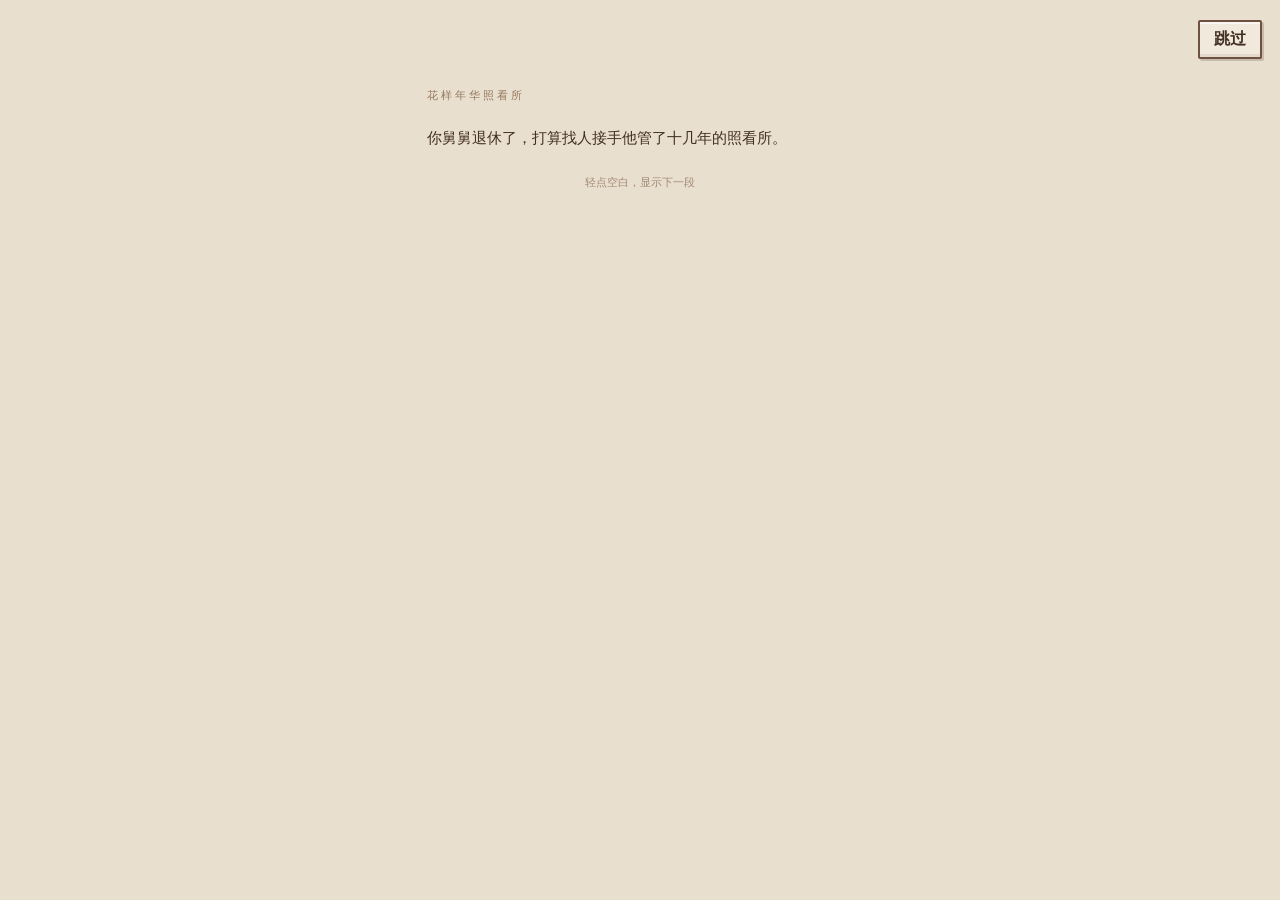
<file: index.html>
<!doctype html><html lang="zh-CN"><head><meta charset="utf-8"><meta name="viewport" content="width=device-width,initial-scale=1,viewport-fit=cover"><meta name="theme-color" content="#eee5d8"><meta name="description" content="花样年华照看所：像素布置、日常活动与七位住民。"><title>花样年华照看所</title><link rel="stylesheet" href="style.css?v=20261031-income18"></head><body>
<div id="app"><header class="top"><h1>花样年华照看所</h1><button id="settings" aria-label="设置">⚙</button></header><section class="hud"><button id="level-button">等级 <b id="level">1</b><span class="xp"><i id="xp"></i></span></button><button id="ledger-button"><span class="coin">◆</span> <b id="balance">3,200</b></button></section><main><section id="home" class="page"><div id="map-wrap"><canvas id="map" aria-label="医院地图"></canvas><span class="floor-badge">一楼</span><button id="daylight" class="map-button">☀ 白天</button><div class="floor-controls"><button class="active" data-floor="1">1F</button><button data-floor="2">2F</button><button data-floor="3">3F</button></div><button id="overview" class="map-button">▣<br><small>总览</small></button><button id="decorate" class="map-button red">▤ 布置</button><div id="selection" hidden></div><button id="cancel-person" hidden>取消选中 ×</button><div id="furniture-tools" hidden></div><button id="gift-marker" hidden aria-label="打开办公室的礼物">🎁</button><div id="loading">正在打开照看所…</div><div id="tutorial" hidden><span id="tutorial-text"></span><button id="skip-tutorial">跳过</button></div></div><div class="map-hint" id="map-hint">双指缩放 · 拖动画面</div><section id="inventory-dock" hidden></section></section><section id="other" class="page" hidden></section></main><nav class="bottom" aria-label="主导航"><button data-page="home" class="active"><span data-icon="home"></span><b>医院</b></button><button data-page="residents"><span data-icon="person"></span><b>住民</b></button><button data-page="activities"><span data-icon="plan"></span><b>安排</b></button><button data-page="shop"><span data-icon="sofa"></span><b>商城</b></button><button data-page="messages"><span data-icon="mail"></span><i id="unread"></i><b>消息</b></button></nav></div>
<div id="modal" hidden><section class="modal-card"><header><h2 id="modal-title"></h2><button id="close-modal" aria-label="关闭">×</button></header><div id="modal-body"></div></section></div><div id="intro" hidden><button id="skip-intro">跳过</button><div class="intro-body"><small>花样年华照看所</small><div id="intro-text"></div><button id="enter" class="red" hidden>接手照看所 →</button><p class="tap-hint">轻点空白，显示下一段</p></div></div><div id="toast" role="status" hidden></div><script src="engine.js?v=20261031-income18"></script><script src="world-v2.js?v=20261031-income18"></script><script src="world-v3.js?v=20261031-income18"></script><script src="world-v4.js?v=20261031-income18"></script><script src="world-v5.js?v=20261031-income18"></script><script src="world-v6.js?v=20261031-income18"></script><script src="floors-v6.js?v=20261031-income18"></script><script src="world-v7.js?v=20261031-income18"></script><script src="world-v8.js?v=20261031-income18"></script><script src="world-v9.js?v=20261031-income18"></script>
<script src="world-v10.js?v=20261031-income18"></script>
<script src="world-v11.js?v=20261031-income18"></script>
<script src="world-v12.js?v=20261031-income18"></script>
<script src="world-v14.js?v=20261031-income18"></script>
<script src="app.js?v=20261031-income18"></script><script src="ui-v2.js?v=20261031-income18"></script><script src="ui-v3.js?v=20261031-income18"></script><script src="ui-v4.js?v=20261031-income18"></script><script src="ui-v6.js?v=20261031-income18"></script><script src="floors-ui-v6.js?v=20261031-income18"></script><script src="records-v6.js?v=20261031-income18"></script><script src="ui-v7.js?v=20261031-income18"></script><script src="ui-v8.js?v=20261031-income18"></script><script src="ui-v9.js?v=20261031-income18"></script>
<script src="ui-v10.js?v=20261031-income18"></script>
<script src="ui-v11.js?v=20261031-income18"></script>
<script src="ui-v12.js?v=20261031-income18"></script>
<script src="ui-v13.js?v=20261031-income18"></script>
<script src="ui-v14.js?v=20261031-income18"></script>
</body></html>
</file>
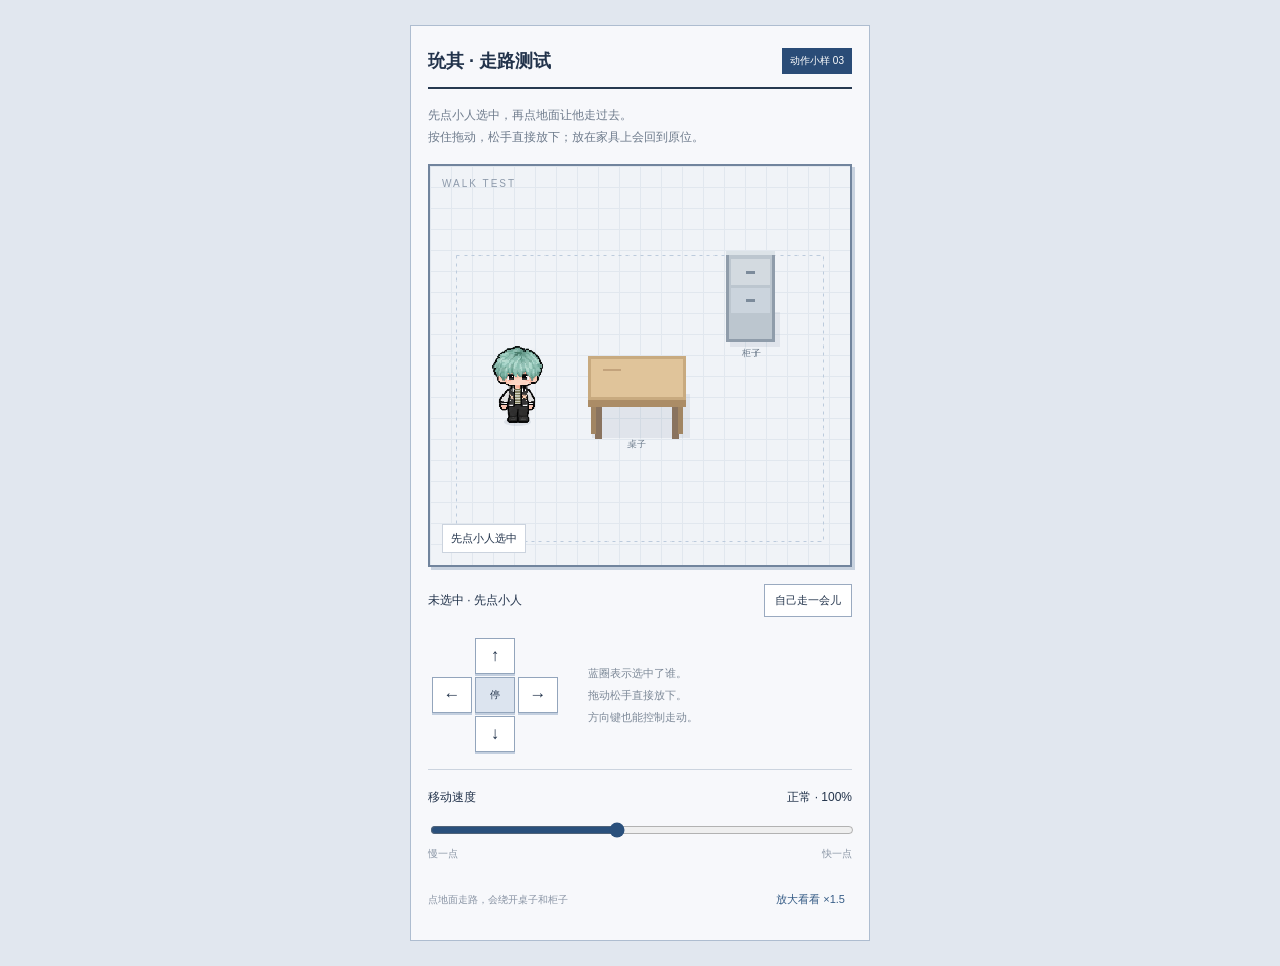
<file: walk/index.html>
<!doctype html><html lang="zh-CN"><head><meta charset="utf-8"><meta name="viewport" content="width=device-width,initial-scale=1"><meta name="theme-color" content="#f4f6fa"><title>玧其 · 走路测试</title><style>
*{box-sizing:border-box}body{margin:0;background:#e1e7ef;color:#22334b;font-family:-apple-system,BlinkMacSystemFont,'PingFang SC',sans-serif}button,input{font:inherit;color:inherit}button{cursor:pointer;touch-action:manipulation;-webkit-tap-highlight-color:transparent}main{max-width:460px;margin:auto;background:#f7f8fb;min-height:100dvh;padding:22px 17px 26px}header{display:flex;align-items:center;justify-content:space-between;border-bottom:2px solid #263950;padding-bottom:13px}h1{font-size:18px;margin:0;font-weight:650}header span{font-size:10px;background:#2a4c77;color:white;padding:6px 8px}.intro{font-size:12px;color:#6e7b8c;line-height:1.8;margin:16px 0}.stage{position:relative;border:2px solid #71849d;background:#f0f3f6;box-shadow:3px 3px #c8d2df;overflow:hidden}canvas{width:100%;display:block;image-rendering:pixelated;touch-action:none}.stage-label{position:absolute;top:12px;left:12px;font-size:10px;letter-spacing:2px;color:#8d9aab;pointer-events:none}#state{position:absolute;bottom:12px;left:12px;background:#fff;padding:6px 8px;font-size:11px;border:1px solid #cbd3de;pointer-events:none}.under{display:flex;align-items:center;justify-content:space-between;margin:17px 0 11px}.under strong{font-size:12px;font-weight:500}#auto{background:#fff;border:1px solid #9aaac0;padding:8px 10px;font-size:11px}#auto.on{background:#294f7c;color:#fff;border-color:#294f7c}.control-area{display:flex;align-items:center;gap:30px;padding:10px 4px 17px;border-bottom:1px solid #ccd4df}.dpad{display:grid;grid-template-columns:repeat(3,40px);grid-template-rows:repeat(3,36px);gap:3px}.dpad button{background:#fff;border:1px solid #93a5bc;box-shadow:0 2px #c3cfdf;font-size:17px;touch-action:none;user-select:none}.dpad button.pressed{background:#2b527e;color:white;box-shadow:none;transform:translateY(2px)}.dpad [data-dir=up]{grid-column:2}.dpad [data-dir=left]{grid-row:2;grid-column:1}.dpad [data-dir=right]{grid-row:2;grid-column:3}.dpad [data-dir=down]{grid-row:3;grid-column:2}.dpad #stop{grid-row:2;grid-column:2;font-size:10px;background:#dce4ef}.control-copy{font-size:11px;color:#7d8998;line-height:2;margin:0}.settings{margin-top:19px}.slider-head{display:flex;justify-content:space-between;font-size:12px;margin-bottom:12px}input[type=range]{width:100%;accent-color:#2a507c;height:20px;cursor:pointer}.range-labels{display:flex;justify-content:space-between;font-size:10px;color:#8793a3;margin-top:3px}.bottom{display:flex;justify-content:space-between;align-items:center;margin-top:24px;font-size:10px;color:#8994a4}.bottom button{background:none;border:0;color:#365c86;font-size:11px;padding:7px}#error{color:#a34343;font-size:12px}button:focus-visible{outline:2px solid #315b8e;outline-offset:3px}@media(min-width:600px){main{margin:25px auto;border:1px solid #aebdd0;min-height:0}}@media(max-width:350px){.control-area{gap:15px}main{padding:15px 12px}}
</style></head><body><main><header><h1>玧其 · 走路测试</h1><span>动作小样 03</span></header><p class="intro">先点小人选中，再点地面让他走过去。<br>按住拖动，松手直接放下；放在家具上会回到原位。</p><section class="stage"><canvas id="field" width="400" height="380" aria-label="走路测试场地，先点玧其选中再点地面，也可以拖动指定目标"></canvas><div class="stage-label">WALK TEST</div><div id="state" role="status">正在加载小人…</div></section><p id="error" hidden></p><div class="under"><strong id="selection">未选中</strong><button id="auto">自己走一会儿</button></div><div class="control-area"><div class="dpad" aria-label="方向控制"><button data-dir="up" aria-label="向后走">↑</button><button data-dir="left" aria-label="向左走">←</button><button id="stop" aria-label="停止">停</button><button data-dir="right" aria-label="向右走">→</button><button data-dir="down" aria-label="向前走">↓</button></div><p class="control-copy">蓝圈表示选中了谁。<br>拖动松手直接放下。<br>方向键也能控制走动。</p></div><div class="settings"><div class="slider-head"><label for="speed">移动速度</label><span id="speed-value">正常 · 100%</span></div><input id="speed" type="range" min="65" max="145" value="100" step="5"><div class="range-labels"><span>慢一点</span><span>快一点</span></div></div><div class="bottom"><span>点地面走路，会绕开桌子和柜子</span><button id="size">放大看看 ×1.5</button></div></main><script src="walk.js"></script></body></html>
</file>
<file: style.css>
*{box-sizing:border-box}:root{--paper:#f1e9dc;--ink:#3c2b23;--line:#6e5140;--red:#a54032;--muted:#89786b}html,body{margin:0;height:100%;background:#29251f;color:var(--ink);font-family:"PingFang SC","Microsoft YaHei",sans-serif;-webkit-tap-highlight-color:transparent}button,input,select{font:inherit;color:inherit}button{cursor:pointer;background:var(--paper);border:2px solid var(--line);border-radius:2px;box-shadow:inset 0 2px #fff9,inset 0 -3px #9a786328,2px 2px #35261e30;font-weight:700;touch-action:manipulation}button:active{filter:brightness(.94)}button:disabled{opacity:.45}button:focus-visible{outline:3px solid #ecb455;outline-offset:2px}.red,button.active{background:var(--red);color:#fff6df;border-color:#663629;box-shadow:inset 0 2px #eab29d70,inset 0 -3px #67281d50,2px 2px #35261e40}[hidden]{display:none!important}#app{max-width:560px;margin:auto;height:100dvh;display:flex;flex-direction:column;background:var(--paper);overflow:hidden;border-inline:3px solid var(--line)}.top{display:flex;align-items:center;justify-content:space-between;padding:9px 14px 8px;border-top:4px solid var(--line);border-bottom:3px solid var(--line);background:linear-gradient(110deg,#f7f0e5,#e9ddcd)}h1{margin:0;font-size:28px;letter-spacing:2px;font-weight:950;text-shadow:1px 1px #fff}.top button{width:42px;height:39px;font-size:25px}.hud{display:flex;border-bottom:4px solid var(--line);height:45px;flex-shrink:0}.hud button{border:0;border-radius:0;box-shadow:none;padding:8px 12px;display:flex;align-items:center;gap:9px;font-size:16px;white-space:nowrap}.hud button:first-child{width:61%;border-right:2px solid #b6a08d}.hud button:last-child{flex:1;justify-content:center;font-size:20px}.coin{color:#f5b92d;text-shadow:2px 0 #8f5829,-1px 0 #8f5829,0 2px #8f5829;font-size:26px}.xp{height:11px;background:#c5b8a9;box-shadow:0 0 0 2px #947c67;flex:1;max-width:145px}.xp i{display:block;height:100%;background:#81bd75;width:0;transition:width .4s}main{min-height:0;flex:1;position:relative;overflow:hidden}.page{height:100%}#home{display:flex;flex-direction:column}#map-wrap{position:relative;flex:1;min-height:150px;overflow:hidden;background:#c5c99b}#map{width:100%;height:100%;display:block;touch-action:none;image-rendering:pixelated}.map-button,.floor-badge,.floor-controls{position:absolute;z-index:2}.map-button{padding:8px 10px;font-size:16px}.floor-badge{top:10px;left:10px;padding:8px 14px;background:var(--red);border:3px solid #663629;color:#fff5df;box-shadow:inset 0 0 0 2px #daa593;font-weight:900;font-size:19px}.floor-controls{right:8px;top:63px;display:flex;flex-direction:column;gap:6px}.floor-controls button{width:47px;min-height:45px;font-size:19px;line-height:1.1}#daylight{right:9px;top:10px;min-width:92px}#overview{left:10px;bottom:11px;line-height:1.15;font-size:22px}#overview small{font-size:13px}#decorate{bottom:12px;right:10px;padding:11px 18px;font-size:19px}.map-hint{text-align:center;padding:5px;border-block:2px solid var(--line);font-size:11px;letter-spacing:1px;color:var(--muted);flex-shrink:0}.bottom{height:calc(76px + env(safe-area-inset-bottom));padding-bottom:env(safe-area-inset-bottom);display:flex;border-top:3px solid var(--line);flex-shrink:0;background:var(--paper)}.bottom button{border:0;border-right:1px solid #a58a72;border-radius:0;box-shadow:inset 0 2px #fff8;position:relative;flex:1;display:flex;flex-direction:column;align-items:center;justify-content:center;gap:4px;font-size:15px}.bottom button:last-child{border:0}.bottom button.active{box-shadow:inset 0 3px #edb5a8,inset 0 -4px #7e2c22}.bottom button.active:before{content:"";position:absolute;top:4px;border-left:5px solid transparent;border-right:5px solid transparent;border-bottom:5px solid #fff5dd}.bottom svg{width:30px;height:30px;image-rendering:pixelated}.bottom b{font-size:16px}#unread{position:absolute;top:10px;right:20%;width:9px;height:9px;border:1px solid #743b2d;background:#c14535;border-radius:50%}#other{overflow:auto;padding:18px 14px 28px;overscroll-behavior:contain;background:#eee5d6}.page-title{display:flex;justify-content:space-between;align-items:center;margin-bottom:15px}.page-title h2{font-size:25px;margin:0}.page-title p{font-size:12px;color:var(--muted);margin:5px 0 0}.panel,.resident,.item,.message-row,.activity{background:#faf5eb;border:2px solid #b39a82;box-shadow:2px 2px #a28c6d2b;margin-bottom:12px;padding:12px}.resident,.message-row{width:100%;display:flex;align-items:center;gap:12px;text-align:left;min-height:88px}.avatar{image-rendering:pixelated;object-fit:contain}.resident .avatar,.message-row .avatar{width:45px;height:65px;flex-shrink:0}.resident strong,.message-row strong{font-size:17px}.resident p,.message-row p{font-size:12px;font-weight:400;color:#7e6d5f;margin:6px 0;line-height:1.6}.resident .arrow{margin-left:auto}.state-tag{font-size:11px;border:1px solid #c7b399;padding:3px 6px;background:#eee4d4}.tabs{display:flex;gap:7px;overflow:auto;margin-bottom:15px;padding-bottom:3px}.tabs button{padding:8px 12px;white-space:nowrap;font-size:13px}.grid{display:grid;grid-template-columns:1fr 1fr;gap:10px}.item{margin:0;display:flex;flex-direction:column;padding:10px;min-width:0}.item .art{width:100%;height:100px;object-fit:contain;image-rendering:pixelated}.item h3{font-size:15px;margin:9px 0 4px}.item p{font-size:11px;font-weight:400;line-height:1.6;margin:0 0 10px;color:#8b7765}.item .price{margin-top:auto;display:flex;justify-content:space-between;align-items:center;font-size:13px;gap:5px}.item button{padding:6px 8px;font-size:12px}.activity h3{margin:0 0 7px;font-size:17px}.activity p{margin:6px 0 12px;font-size:13px;line-height:1.7;color:#7a6756}.activity button,.wide{width:100%;padding:10px}.activity .meta{font-size:12px;color:#9a6a38;display:flex;justify-content:space-between;margin-bottom:10px}.progress{height:9px;background:#d7cbbb;overflow:hidden;margin:10px 0}.progress i{display:block;background:var(--red);height:100%}.row{display:flex;justify-content:space-between;align-items:center;gap:10px;padding:11px 0;border-bottom:1px solid #e4d8c7;font-size:13px}.row small{color:var(--muted)}.muted{color:var(--muted);font-size:12px;line-height:1.8}.small-btn{padding:6px 10px;font-size:12px}.chat{display:flex;flex-direction:column;gap:9px;max-height:55vh;overflow:auto;padding:7px 0 15px}.bubble{align-self:flex-start;max-width:86%;padding:10px 12px;background:#e9dfcf;border:1px solid #c9b59c;line-height:1.8;font-size:14px;white-space:pre-line}.bubble.me{align-self:flex-end;background:#e7b89e}.chat-actions{display:flex;flex-direction:column;gap:8px}.chat-actions button{padding:10px;font-size:13px}#modal{position:fixed;inset:0;background:#2119128c;z-index:50;display:flex;align-items:center;justify-content:center;padding:20px}.modal-card{width:100%;max-width:440px;max-height:85dvh;overflow:auto;background:var(--paper);border:3px solid var(--line);box-shadow:5px 5px #211a1350}.modal-card>header{display:flex;justify-content:space-between;align-items:center;padding:12px;border-bottom:2px solid #af937b;position:sticky;top:0;background:var(--paper);z-index:1}.modal-card h2{font-size:20px;margin:0}.modal-card header button{width:32px;height:32px;font-size:22px}#modal-body{padding:15px;line-height:1.9;font-size:14px}#modal-body .art{display:block;max-width:100%;height:110px;margin:auto;object-fit:contain;image-rendering:pixelated}.profile-head{text-align:center}.profile-head .avatar{height:135px;width:85px}#toast{position:fixed;z-index:100;bottom:105px;left:50%;transform:translateX(-50%);padding:10px 17px;background:#45342a;color:#fff3df;border:2px solid #d5b48d;max-width:88vw;text-align:center;font-size:13px;pointer-events:none}#intro{position:fixed;inset:0;z-index:70;background:#e9dfce;color:#422f24;overflow:auto}#skip-intro{position:fixed;right:18px;top:20px;padding:7px 14px;z-index:1}.intro-body{max-width:480px;margin:auto;padding:85px 27px 40px}.intro-body>small{font-size:11px;letter-spacing:3px;color:#94785e}.intro-body p{font-size:15px;line-height:1.95;margin:20px 0;animation:appear .7s ease both}.intro-body #enter{width:100%;padding:13px;margin-top:15px}.intro-body .tap-hint{font-size:11px;text-align:center;color:#a48a74}#loading{position:absolute;inset:0;display:grid;place-content:center;background:#eee3d1;z-index:10;font-size:14px}#tutorial{position:absolute;z-index:8;left:18px;right:18px;bottom:76px;border:3px solid #e5b953;background:#fff4dced;box-shadow:0 0 18px #fbc85580;padding:12px;font-size:13px;display:flex;align-items:center;gap:10px}#tutorial:after{content:"▼";position:absolute;bottom:-21px;color:#e5b953;left:45%;animation:pulse 1s infinite}#skip-tutorial{margin-left:auto;padding:5px;font-size:11px}.glow{animation:glow 1.2s infinite!important}#selection{position:absolute;pointer-events:none;background:#fff4dcf2;border:2px solid #9f7350;padding:5px 10px;z-index:4;font-size:12px;transform:translate(-50%,-100%);white-space:nowrap}#cancel-person{position:absolute;left:12px;top:66px;z-index:4;padding:7px;font-size:12px}#furniture-tools{position:absolute;bottom:69px;left:50%;transform:translateX(-50%);z-index:6;display:flex;gap:5px;padding:6px;background:#fff0daee;border:2px solid #78523c;white-space:nowrap}#furniture-tools button{padding:7px 10px;font-size:13px}#gift-marker{position:absolute;z-index:3;font-size:28px;background:#fff0c5;border:2px solid #dda63a;box-shadow:0 0 18px #ffce56;animation:glow 1.5s infinite;padding:5px;transform:translate(-50%,-100%)}#inventory-dock{height:185px;flex-shrink:0;border-top:2px solid var(--line);background:#eee3d1;padding:8px;overflow:hidden}.dock-header{display:flex;justify-content:space-between;align-items:center;font-size:13px;margin-bottom:6px}.dock-header button{padding:4px 8px;font-size:12px}.dock-items{display:flex;gap:8px;overflow-x:auto;padding:3px;height:132px}.dock-item{min-width:92px;width:92px;display:flex;flex-direction:column;align-items:center;justify-content:center;gap:3px;touch-action:none;font-size:11px;font-weight:400;padding:5px}.dock-item img{width:67px;height:73px;object-fit:contain;image-rendering:pixelated}.note{padding:10px;border-left:3px solid #a64c37;background:#e9dfce;font-size:12px;line-height:1.8}.gift-grid{display:grid;grid-template-columns:1fr 1fr;gap:8px}.gift-note{border:1px solid #c6aa84;background:#fff8e9;padding:10px}.gift-note b{display:block;font-size:13px}.gift-note p{font-size:12px;line-height:1.8}.confirm-actions{display:flex;gap:8px;margin-top:15px}.confirm-actions button{padding:10px;flex:1}.danger{color:#a4382c}select{width:100%;padding:10px;margin:5px 0 15px;border:1px solid #b49c82;background:#fff9ed}@keyframes appear{from{opacity:0;transform:translateY(7px)}to{opacity:1;transform:translateY(0)}}@keyframes pulse{50%{transform:translateY(4px)}}@keyframes glow{50%{box-shadow:0 0 0 3px #e8b550,0 0 20px #ffe29a}}@media(min-width:600px){#app{box-shadow:0 0 50px #0006}.bottom{height:85px}}@media(prefers-reduced-motion:reduce){*{animation:none!important;scroll-behavior:auto!important}}
/* Interaction refinements */
#tutorial{position:relative;inset:auto;flex-shrink:0;margin:0;border-width:0 0 3px;padding:9px 11px;box-shadow:none;background:#fff1c9;font-size:12px;min-height:49px}#tutorial:after{display:none}#tutorial span{flex:1}#skip-tutorial{flex-shrink:0}#furniture-tools{max-width:calc(100% - 10px);gap:4px;padding:5px;box-shadow:0 3px 8px #3c281745}#furniture-tools button{min-width:32px;min-height:35px;padding:6px 8px;font-size:12px}#confirm-item{background:#718453;color:white}#cancel-item{color:#973c2d}#inventory-dock{height:170px;padding:7px}.dock-header{gap:5px;align-items:flex-start}.dock-header>div{display:flex;gap:4px;flex-wrap:wrap;justify-content:flex-end}.dock-header button{font-size:10px;padding:4px}.dock-items{height:115px}.dock-item{min-width:90px}.dock-item img{height:60px}#live-activity{flex-shrink:0;background:#e6d5b4;border-top:2px solid var(--line);padding:7px 9px;display:flex;align-items:center;justify-content:space-between;gap:8px;font-size:11px}#live-activity button{flex-shrink:0}.people-checks,.room-checks{display:grid;grid-template-columns:1fr 1fr;gap:9px;margin:10px 0}.people-checks label,.room-checks label{display:flex;gap:7px;align-items:center;background:#f9f1e4;border:1px solid #bda68b;padding:8px;font-size:13px}input[type=checkbox]{accent-color:var(--red);width:17px;height:17px;flex-shrink:0}fieldset{border:1px solid #bda68b;padding:9px;margin:12px 0}legend{padding:0 5px}.log-row{border-bottom:1px solid #d9cbb6;padding:6px 0}.log-row p{margin:3px 0}.log-row small{font-size:11px;color:var(--muted)}.wish-row{display:flex;gap:12px;padding:10px 0;border-bottom:1px solid #cbb99f}.wish-row .art{width:95px;height:95px!important}.size-compare{display:flex;align-items:flex-end;justify-content:center;gap:22px;background:#ddd0b8;padding:15px;overflow:hidden}.size-compare .avatar{height:90px;width:50px}.size-compare .art{margin:0!important;max-width:65%!important}.surface-swatch{height:95px;border:1px solid #9c826b}.wall-pattern{background-image:repeating-linear-gradient(90deg,transparent 0 18px,#fff3 18px 21px)}.floor-pattern{background-image:repeating-linear-gradient(0deg,transparent 0 18px,#67544250 18px 19px)}.compare figure,.saved-photo{margin:0 0 14px}.compare img,.saved-photo img{width:100%;display:block;image-rendering:pixelated;border:2px solid var(--line)}figcaption{font-size:12px;margin-bottom:5px}.shop-filter{font-size:12px}.item .item-actions{display:flex;gap:4px;margin-top:7px}#modal-body select{margin-bottom:9px}#profile-current{max-width:70%;text-align:right}.activity .cancel-prep{margin-top:7px;background:transparent;font-size:12px}.page-title button{max-width:125px;padding:7px;font-size:12px}
@media(max-width:360px){#furniture-tools button{padding:6px;min-width:29px}.bottom b{font-size:14px}.hud button{font-size:14px;padding-inline:8px}.dock-header button{font-size:9px}}
#tutorial{flex-wrap:wrap;gap:5px 10px;padding:9px 12px;background:#fff0be;border-bottom:3px solid #a77d2d}#tutorial-label{display:block;color:#833c2f;font-size:12px;letter-spacing:1px;width:100%}#tutorial-text{flex:1;line-height:1.7}#skip-tutorial{min-width:42px}.shop-categories{display:flex;gap:5px;overflow:auto;padding:0 0 12px}.shop-categories button{padding:6px 9px;white-space:nowrap;font-size:12px}.keepsake-entry{margin-bottom:14px;background:#e5d5b9}.keepsake-list article{margin-bottom:12px;padding:14px;background:#fff7e7;border:1px solid #bba17c}.keepsake-list small{display:block;color:#937b60;margin-top:5px}.chat-stamp{display:block;text-align:right;margin-top:5px;font-size:10px;color:#977e68}
.theme-entries{display:grid;grid-template-columns:1fr 1fr;gap:8px;margin-bottom:15px}.theme-entries button{display:flex;align-items:center;gap:8px;padding:8px;text-align:left;font-size:13px;background:#f8f0e2}.theme-entries img{width:40px;height:55px;object-fit:contain;image-rendering:pixelated}.theme-entries small{display:block;margin-top:4px;font-size:9px;font-weight:400;color:#897361}.theme-entries button:first-child{border-color:#6c5b79;background:#eae0eb}.theme-entries button:nth-child(2){border-color:#83906a;background:#eeeccf}

/* Life and mixed decorating */
#cancel-person{min-height:34px;min-width:88px;padding:6px 8px;background:#fff3da;box-shadow:1px 2px #76593e55;touch-action:manipulation}
.shop-top-actions{display:flex;align-items:center;gap:10px}.shop-top-actions label{flex:1;font-size:11px;color:#826b54}.shop-top-actions select{font-size:13px;margin:5px 0 10px;padding:10px}.shop-top-actions>button{flex-shrink:0;font-size:11px;padding:8px}
.v4-categories{flex-wrap:wrap;gap:6px;overflow:visible;padding:5px 0 12px}.v4-categories button{padding:8px 11px;min-height:36px}.source-filters{display:flex;gap:7px;border-block:1px solid #c9b69d;padding:9px 0;margin-bottom:12px}.source-filters button{font-weight:400;font-size:11px;padding:5px 7px}.style-picks{display:grid;grid-template-columns:repeat(3,1fr);gap:7px;margin:10px 0}.style-picks button{padding:8px 5px;background:#faf3e7;font-size:11px}.style-picks img{display:block;width:100%;height:47px;object-fit:contain;image-rendering:pixelated;margin-bottom:6px}.shop-result{font-size:11px;color:#89705a;margin:10px 0 13px}.collection-panel{border:2px solid #b8a185;background:#f8f0df;padding:12px;margin:12px 0}.collection-panel>b{font-size:14px}.collection-panel>p,.collection-panel>small{font-size:10px;color:#89725c;line-height:1.7}.collection-rewards{display:flex;gap:8px}.collection-rewards>div{flex:1;display:flex;align-items:center;flex-wrap:wrap;gap:5px;background:#fff9ef;padding:7px;border:1px solid #ccbaa2}.collection-rewards .art{width:37px;height:45px;object-fit:contain;image-rendering:pixelated}.collection-rewards span{font-size:10px;line-height:1.6;flex:1;min-width:65px}.collection-rewards button{font-size:11px;padding:5px 9px;width:100%;min-height:30px}.collection-panel>small{display:block;margin-top:9px}.chat-empty{text-align:center;color:#9d8871;font-size:12px}.chat-leave{display:block;border:0;background:transparent;box-shadow:none;color:#927c65;font-size:11px;font-weight:400;margin:12px auto 0;padding:7px}.chat-actions button{background:#fff8eb;text-align:left;padding:11px 13px;font-weight:400;line-height:1.7}

#map-hint.placement-error{color:#a83e2e;background:#f8e2c5;font-weight:700;letter-spacing:0;}
/* v6 compact storefront: the product grid is visible immediately. */
.shop-heading{display:flex;align-items:center;justify-content:space-between;margin:0 0 10px}.shop-heading h2{font-size:23px;margin:0}.shop-heading button{font-size:12px;padding:6px 9px}.shop-sticky{position:sticky;top:-18px;z-index:3;background:#eee5d6;padding:7px 0 5px;border-bottom:1px solid #cbb79c;margin-bottom:10px}.shop-strip{display:flex;gap:6px;overflow-x:auto;overflow-y:hidden;white-space:nowrap;padding:3px 0 7px;scrollbar-width:none;touch-action:pan-x;overscroll-behavior-x:contain}.shop-strip::-webkit-scrollbar{display:none}.shop-strip button{flex:none;font-size:12px;padding:7px 11px;min-height:34px}.shop-strip:first-child button{background:#f8efe1}.shop-strip:first-child button.active{background:var(--red)}.shop-filter-line{display:flex;align-items:center;gap:9px;min-height:29px}.shop-filter-line button{font-size:10px;padding:4px 6px;border:1px solid #ac9277;box-shadow:none;font-weight:400}.shop-filter-line small{color:#8d7965;font-size:10px}.shop-filter-line #collection-six{margin-left:auto}.shop-grid-six{gap:9px}.compact-item{padding:8px}.compact-item .product-image{border:0;box-shadow:none;background:none;display:block;padding:3px;width:100%;height:100px}.compact-item .product-image .art{height:91px}.compact-item h3{font-size:12px;line-height:1.5;margin:7px 0;min-height:18px}.compact-item .price{font-size:12px;min-height:31px}.source-options{display:grid;grid-template-columns:1fr 1fr;gap:8px}.source-options button{padding:12px}.shop-grid-six .surface-swatch{height:93px}.size-compare .avatar{height:108px;width:65px}.size-compare .art{max-width:none!important;max-height:none!important;flex-shrink:0}#camera-room{position:absolute;z-index:2;left:50%;top:14px;transform:translateX(-50%);font-size:11px;padding:5px 8px;background:#fff4dddc;border:1px solid #ad9270;pointer-events:none;white-space:nowrap}#preset-bar{display:flex;align-items:center;gap:6px;padding:7px 8px;background:#ead9b8;border-top:2px solid var(--line);font-size:11px}#preset-bar span{flex:1}#preset-bar button{padding:7px 8px;font-size:12px}#preset-confirm{background:#758659;color:#fff}.record-list{display:flex;flex-direction:column;gap:7px}.record-list button{text-align:left;padding:10px;font-size:13px}.record-player-controls{display:flex;align-items:center;justify-content:center;gap:14px;margin:14px 0}.record-player-controls button{padding:8px 15px}.record-disc{width:80px;height:80px;border-radius:50%;background:repeating-radial-gradient(#292a2c 0 3px,#38393a 4px 5px);border:4px solid #262529;margin:10px auto;position:relative}.record-disc:after{content:'♪';position:absolute;inset:25%;border-radius:50%;display:grid;place-items:center;background:#a94335;color:#f8eacb}.record-disc.spinning{animation:recordspin 4s linear infinite}@keyframes recordspin{to{transform:rotate(360deg)}}#record-mini{position:fixed;z-index:8;left:max(calc((100vw - 560px)/2 + 12px),12px);bottom:calc(96px + env(safe-area-inset-bottom));padding:7px 10px;max-width:210px;overflow:hidden;text-overflow:ellipsis;white-space:nowrap;font-size:11px;background:#fff0d6;border:2px solid #7d5c43}#record-mini i{display:inline-block;margin-right:5px;font-style:normal}.record-import{display:block;margin:14px 0 8px;padding:9px;border:1px dashed #ad9271;text-align:center;font-size:12px;cursor:pointer}.record-import input{width:100%;font-size:11px;margin-top:7px}.record-volume{display:flex;align-items:center;gap:8px;font-size:12px}.record-volume input{flex:1;accent-color:var(--red)}
.reward-grid11{display:grid;grid-template-columns:repeat(2,minmax(0,1fr));gap:12px;margin:16px 0}.reward-card11{min-width:0;border:2px solid #b29b83;background:#fffaf0;padding:10px;display:flex;flex-direction:column;gap:8px}.reward-card11 .art{width:100%;height:90px;object-fit:contain}.reward-card11 strong{font-size:14px}.reward-card11 small{color:#88715c;font-size:12px}.reward-card11 button{font-size:13px;margin-top:auto}.floor-person11{display:flex;gap:10px;margin-top:12px}.floor-person11 button{flex:1}
#level-button{position:relative}#level-reward-dot12{position:absolute;right:10px;top:9px;width:11px;height:11px;border-radius:50%;background:#c34532;border:2px solid #fff2df;box-shadow:0 0 0 1px #884330}#level-reward-dot12[hidden]{display:none}.floor-locked12 small{display:block;font-size:10px;line-height:1.2}#music-entry12{margin-left:auto;margin-right:10px;min-width:38px;color:#87583d}.top #settings{flex:none}.activity-outcome12{background:#e4e8d7;border-left:3px solid #7a8962;padding:10px;font-size:13px;line-height:1.6}
.roof-teaser12{width:100%;height:auto;display:block;image-rendering:pixelated;border:1px solid #bda68d}
#inventory-dock{display:flex;flex-direction:column;height:195px;min-width:0}.dock-header{flex-shrink:0;margin-bottom:3px}.dock-help13{margin:0 0 4px;font-size:10px;color:#8a725e;flex-shrink:0}.dock-items{width:100%;min-width:0;min-height:0;flex:1;overflow-x:auto;overflow-y:hidden;touch-action:pan-x;overscroll-behavior-x:contain;-webkit-overflow-scrolling:touch;scrollbar-width:thin;scrollbar-color:#ab8c69 #e3d6c4}.dock-item{flex:0 0 92px;min-width:92px;touch-action:pan-x;user-select:none;-webkit-user-select:none}.dock-item img{pointer-events:none;-webkit-user-drag:none}.dock-items::-webkit-scrollbar{height:5px}.dock-items::-webkit-scrollbar-thumb{background:#ac8c6d;border-radius:4px}
/* Compact demo controls, kept outside the playfield's gesture targets. */
#demo-badge14{padding:3px 7px;font-size:10px;font-weight:400;color:#84644e;box-shadow:none;margin-right:auto;margin-left:8px;white-space:nowrap}
#photo-demo14{left:12px;bottom:89px;padding:7px 9px;font-size:11px;min-height:34px}
.demo-settings14{display:grid;gap:8px;margin-bottom:15px}.demo-settings14 button{padding:10px}
#feedback-detail14{width:100%;resize:vertical;min-height:120px;background:#fff9ee;border:1px solid #b89c7d;padding:10px;font:inherit;line-height:1.7;color:inherit;user-select:text}
#feedback-report14{white-space:pre-wrap;overflow-wrap:anywhere;background:#efe2ce;padding:12px;font:12px/1.8 sans-serif;user-select:text}
.demo-photo14{display:block;width:100%;max-height:55dvh;object-fit:contain;background:#d7c5a5;border:1px solid #b89c7d}
.demo-download14{display:block;text-align:center;color:#fff7e5;background:#934535;border:2px solid #72533e;text-decoration:none;box-sizing:border-box;margin:8px 0 12px}
.demo-help14 p{padding-bottom:10px;border-bottom:1px solid #dfcfba}
#tutorial{max-height:112px;overflow-y:auto}#skip-tutorial{min-height:36px;padding:6px 8px}
</file>
